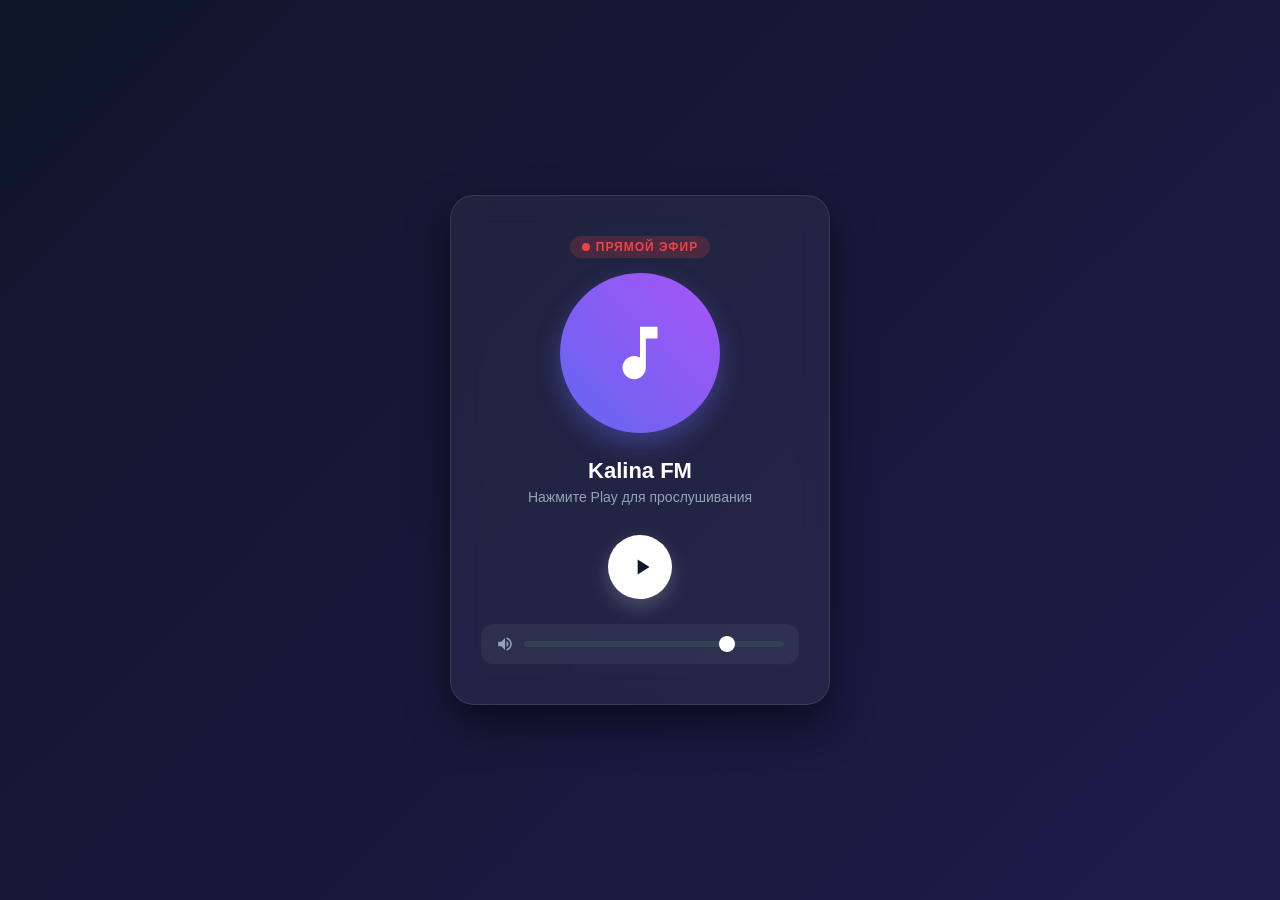
<file: kalinafm.html>
<!DOCTYPE html>
<html lang="ru">
<head>
    <meta charset="UTF-8">
    <meta name="viewport" content="width=device-width, initial-scale=1.0">
    <title>Онлайн Радио Плеер</title>
    <style>
        * {
            box-sizing: border-box;
            margin: 0;
            padding: 0;
            font-family: 'Segoe UI', Tahoma, Geneva, Verdana, sans-serif;
        }

        body {
            background: linear-gradient(135deg, #0f172a, #1e1b4b);
            min-height: 100vh;
            display: flex;
            justify-content: center;
            align-items: center;
            color: #fff;
            padding: 20px;
        }

        .radio-card {
            background: rgba(255, 255, 255, 0.05);
            backdrop-filter: blur(15px);
            border: 1px solid rgba(255, 255, 255, 0.1);
            border-radius: 24px;
            padding: 40px 30px;
            width: 100%;
            max-width: 380px;
            text-align: center;
            box-shadow: 0 20px 40px rgba(0, 0, 0, 0.5);
        }

        .cover-art {
            width: 160px;
            height: 160px;
            margin: 0 auto 25px;
            border-radius: 50%;
            background: linear-gradient(45deg, #6366f1, #a855f7);
            display: flex;
            justify-content: center;
            align-items: center;
            box-shadow: 0 10px 25px rgba(99, 102, 241, 0.4);
            position: relative;
        }

        .cover-art svg {
            width: 70px;
            height: 70px;
            fill: #fff;
        }

        /* Анимация пульсации при воспроизведении */
        .cover-art.playing {
            animation: pulse-ring 2s infinite;
        }

        @keyframes pulse-ring {
            0% { box-shadow: 0 0 0 0 rgba(168, 85, 247, 0.5); }
            70% { box-shadow: 0 0 0 20px rgba(168, 85, 247, 0); }
            100% { box-shadow: 0 0 0 0 rgba(168, 85, 247, 0); }
        }

        .badge {
            display: inline-flex;
            align-items: center;
            gap: 6px;
            background: rgba(239, 68, 68, 0.2);
            color: #ef4444;
            padding: 4px 12px;
            border-radius: 20px;
            font-size: 12px;
            font-weight: 700;
            text-transform: uppercase;
            letter-spacing: 1px;
            margin-bottom: 15px;
        }

        .dot {
            width: 8px;
            height: 8px;
            background: #ef4444;
            border-radius: 50%;
        }

        .badge.active .dot {
            animation: blink 1s infinite alternate;
        }

        @keyframes blink {
            from { opacity: 0.3; }
            to { opacity: 1; }
        }

        h1 {
            font-size: 22px;
            font-weight: 600;
            margin-bottom: 5px;
        }

        p.subtitle {
            font-size: 14px;
            color: #94a3b8;
            margin-bottom: 30px;
        }

        .controls {
            display: flex;
            justify-content: center;
            align-items: center;
            margin-bottom: 25px;
        }

        .play-btn {
            background: #fff;
            border: none;
            width: 64px;
            height: 64px;
            border-radius: 50%;
            cursor: pointer;
            display: flex;
            justify-content: center;
            align-items: center;
            transition: transform 0.2s, background-color 0.2s;
            box-shadow: 0 8px 20px rgba(255, 255, 255, 0.2);
        }

        .play-btn:hover {
            transform: scale(1.05);
            background: #f1f5f9;
        }

        .play-btn:active {
            transform: scale(0.95);
        }

        .play-btn svg {
            width: 26px;
            height: 26px;
            fill: #0f172a;
            margin-left: 3px; /* Оптическое выравнивание иконки play */
        }

        .play-btn.playing svg {
            margin-left: 0;
        }

        .volume-container {
            display: flex;
            align-items: center;
            gap: 10px;
            background: rgba(255, 255, 255, 0.05);
            padding: 10px 15px;
            border-radius: 12px;
        }

        .volume-container svg {
            width: 20px;
            height: 20px;
            fill: #94a3b8;
        }

        input[type=range] {
            -webkit-appearance: none;
            width: 100%;
            background: transparent;
        }

        input[type=range]:focus {
            outline: none;
        }

        input[type=range]::-webkit-slider-runnable-track {
            width: 100%;
            height: 6px;
            cursor: pointer;
            background: #334155;
            border-radius: 3px;
        }

        input[type=range]::-webkit-slider-thumb {
            height: 16px;
            width: 16px;
            border-radius: 50%;
            background: #fff;
            cursor: pointer;
            -webkit-appearance: none;
            margin-top: -5px;
        }
    </style>
</head>
<body>

    <div class="radio-card">
        <div class="badge" id="liveBadge">
            <span class="dot"></span>
            <span id="badgeText">Прямой эфир</span>
        </div>

        <div class="cover-art" id="coverArt">
            <!-- Иконка радиоволн -->
            <svg viewBox="0 0 24 24">
                <path d="M12 3v10.55c-.59-.34-1.27-.55-2-.55-2.21 0-4 1.79-4 4s1.79 4 4 4 4-1.79 4-4V7h4V3h-6z"/>
            </svg>
        </div>

        <h1>Kalina FM</h1>
        <p class="subtitle" id="statusText">Нажмите Play для прослушивания</p>

        <!-- Аудио поток -->
        <audio id="audioPlayer" src="https://stream.zeno.fm/8z9zpjrtf1ytv" preload="none"></audio>

        <div class="controls">
            <button class="play-btn" id="playBtn" title="Воспроизвести">
                <!-- Иконка Play (по умолчанию) -->
                <svg id="playIcon" viewBox="0 0 24 24">
                    <path d="M8 5v14l11-7z"/>
                </svg>
            </button>
        </div>

        <div class="volume-container">
            <svg viewBox="0 0 24 24">
                <path d="M3 9v6h4l5 5V4L7 9H3zm13.5 3c0-1.77-1.02-3.29-2.5-4.03v8.05c1.48-.73 2.5-2.25 2.5-4.02zM14 3.23v2.06c2.89.86 5 3.54 5 6.71s-2.11 5.85-5 6.71v2.06c4.01-.91 7-4.49 7-8.77s-2.99-7.86-7-8.77z"/>
            </svg>
            <input type="range" id="volumeSlider" min="0" max="1" step="0.01" value="0.8">
        </div>
    </div>

    <script>
        const audio = document.getElementById('audioPlayer');
        const playBtn = document.getElementById('playBtn');
        const playIcon = document.getElementById('playIcon');
        const volumeSlider = document.getElementById('volumeSlider');
        const coverArt = document.getElementById('coverArt');
        const liveBadge = document.getElementById('liveBadge');
        const statusText = document.getElementById('statusText');

        // SVG иконки для Play и Pause
        const playSVG = '<path d="M8 5v14l11-7z"/>';
        const pauseSVG = '<path d="M6 19h4V5H6v14zm8-14v14h4V5h-4z"/>';

        let isPlaying = false;

        playBtn.addEventListener('click', () => {
            if (isPlaying) {
                // Остановка радио
                audio.pause();
                // Сбрасываем src, чтобы при повторном включении радио играло с текущего момента (LIVE), а не с буфера
                audio.src = ''; 
                audio.src = 'https://stream.zeno.fm/8z9zpjrtf1ytv';
                
                playIcon.innerHTML = playSVG;
                playBtn.classList.remove('playing');
                coverArt.classList.remove('playing');
                liveBadge.classList.remove('active');
                statusText.innerText = 'Пауза';
                isPlaying = false;
            } else {
                // Запуск радио
                statusText.innerText = 'Подключение...';
                audio.play().then(() => {
                    playIcon.innerHTML = pauseSVG;
                    playBtn.classList.add('playing');
                    coverArt.classList.add('playing');
                    liveBadge.classList.add('active');
                    statusText.innerText = 'В эфире';
                    isPlaying = true;
                }).catch(error => {
                    console.error("Ошибка воспроизведения:", error);
                    statusText.innerText = 'Ошибка загрузки потока';
                });
            }
        });

        // Регулировка громкости
        volumeSlider.addEventListener('input', (e) => {
            audio.volume = e.target.value;
        });

        // Установка начальной громкости
        audio.volume = volumeSlider.value;
    </script>
</body>
</html>
</file>
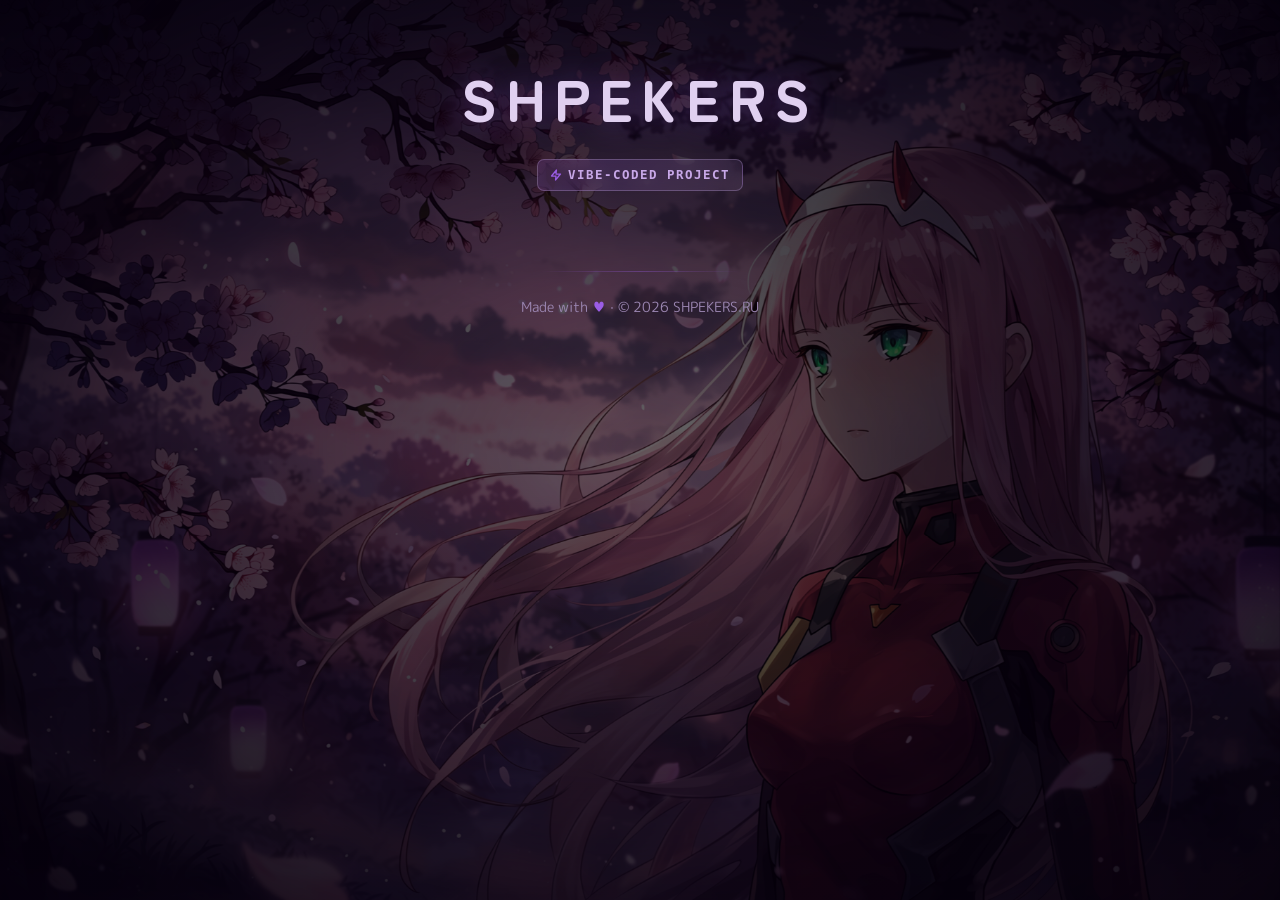
<file: template.html>
<!DOCTYPE html>
<html lang="ru">
<head>
  <meta charset="UTF-8">
  <meta name="viewport" content="width=device-width, initial-scale=1.0, viewport-fit=cover">
  <meta name="description" content="SHPEKERS — vibe-coded VPN проект.">
  <meta name="theme-color" content="#0a0012">
  <meta name="apple-mobile-web-app-capable" content="yes">
  <meta name="apple-mobile-web-app-status-bar-style" content="black-translucent">
  <meta name="format-detection" content="telephone=no">
  <title>SHPEKERS</title>

  <link rel="preconnect" href="https://fonts.googleapis.com">
  <link rel="preconnect" href="https://fonts.gstatic.com" crossorigin>
  <link href="https://fonts.googleapis.com/css2?family=M+PLUS+Rounded+1c:wght@400;500;700;800&family=Zen+Maru+Gothic:wght@500;700;900&display=swap" rel="stylesheet">

  <!-- SHPEKERS Framework -->
  <link rel="stylesheet" href="./assets/shpekers.css">
</head>
<body>

<!-- Preloader -->
<div class="preloader" id="preloader" role="status" aria-label="Загрузка">
  <div class="preloader-spinner"></div>
  <div class="preloader-text">SHPEKERS</div>
</div>

<!-- Фон + лепестки -->
<div class="bg-image" aria-hidden="true"></div>
<div class="bg-vignette" aria-hidden="true"></div>
<div class="petals" aria-hidden="true">
  <div class="petal" style="left:5%;animation-duration:14s"></div>
  <div class="petal" style="left:18%;animation-duration:17s;animation-delay:2s"></div>
  <div class="petal" style="left:30%;animation-duration:12s;animation-delay:4s"></div>
  <div class="petal" style="left:42%;animation-duration:16s;animation-delay:1s"></div>
  <div class="petal" style="left:55%;animation-duration:13s;animation-delay:3s"></div>
  <div class="petal" style="left:68%;animation-duration:15s;animation-delay:5s"></div>
  <div class="petal" style="left:80%;animation-duration:14s;animation-delay:2.5s"></div>
  <div class="petal" style="left:92%;animation-duration:18s;animation-delay:1.5s"></div>
</div>

<!-- Контент -->
<div class="page" id="page">
  <div class="container">

    <header class="site-header">
      <h1 class="logo">SHPEKERS</h1>
      <p class="tagline">
        <span class="vibe-badge">
          <svg viewBox="0 0 24 24" fill="none" stroke="currentColor" stroke-width="2.5" stroke-linecap="round" stroke-linejoin="round"><path d="M13 2L3 14h9l-1 8 10-12h-9l1-8z"/></svg>
          vibe-coded project
        </span>
      </p>
    </header>

    <main>
      <!-- ВАШ КОНТЕНТ ЗДЕСЬ -->
    </main>

    <footer class="site-footer">
      Made with <span class="heart" aria-hidden="true">♥</span> · © 2026 SHPEKERS.RU
    </footer>

  </div>
</div>

<script src="./assets/shpekers.js"></script>
</body>
</html>
</file>
<file: assets/shpekers.css>
/* ==========================================
   SHPEKERS Framework · Styles
   ========================================== */
:root{
  --bg:#0a0012;
  --card:rgba(18,6,30,0.75);
  --card-hover:rgba(24,10,40,0.82);
  --border:rgba(140,70,200,0.18);
  --border-hover:rgba(160,90,220,0.35);
  --text:#e8daf0;
  --muted:#9a85b0;
  --accent:#9b5de5;
  --accent-soft:#7b4cc0;
  --accent-light:#c8a8e8;
  --success:#7dfacd;
  --error:#ff6b9d;
  --radius:16px;
  --radius-btn:10px;

  --fs-logo:clamp(2rem, 5vw + 1rem, 3.6rem);
  --fs-h2:clamp(1.05rem, 2vw + .5rem, 1.25rem);
  --fs-body:clamp(.88rem, 1vw + .4rem, .95rem);
  --fs-btn:clamp(.82rem, .8vw + .35rem, .9rem);
  --fs-small:clamp(.78rem, .8vw + .3rem, .88rem);
  --pad-container:clamp(20px, 4vw, 60px) clamp(14px, 3vw, 24px) clamp(20px, 4vw, 40px);
  --pad-card:clamp(18px, 3vw, 28px);
  --gap-card:clamp(14px, 2vw, 20px);
}

/* === Reset === */
*{box-sizing:border-box;margin:0;padding:0;-webkit-tap-highlight-color:transparent}
html{scroll-behavior:smooth;-webkit-text-size-adjust:100%;text-size-adjust:100%}
body{
  font-family:'M PLUS Rounded 1c','Zen Maru Gothic',-apple-system,BlinkMacSystemFont,system-ui,sans-serif;
  color:var(--text);
  min-height:100vh;
  min-height:100dvh;
  line-height:1.6;
  overflow-x:hidden;
  background:#0a0012;
  -webkit-font-smoothing:antialiased;
  -moz-osx-font-smoothing:grayscale;
  padding:env(safe-area-inset-top) env(safe-area-inset-right) env(safe-area-inset-bottom) env(safe-area-inset-left);
}
img{max-width:100%;height:auto;display:block}
button{font-family:inherit;border:none;background:none;cursor:pointer}
a{-webkit-touch-callout:none}

/* === PRELOADER === */
.preloader{
  position:fixed;inset:0;z-index:9999;
  background:#0a0012;
  display:flex;flex-direction:column;
  align-items:center;justify-content:center;
  transition:opacity .5s ease, visibility .5s ease;
}
.preloader.hidden{opacity:0;visibility:hidden;pointer-events:none}
.preloader-spinner{
  width:clamp(40px,10vw,52px);
  height:clamp(40px,10vw,52px);
  border:3px solid rgba(155,93,229,0.2);
  border-top-color:var(--accent);
  border-radius:50%;
  animation:spin .8s linear infinite;
}
.preloader-text{
  margin-top:18px;
  font-family:'Zen Maru Gothic',sans-serif;
  font-size:.9rem;font-weight:700;
  color:var(--accent-light);
  letter-spacing:.15em;opacity:.7;
}
@keyframes spin{to{transform:rotate(360deg)}}

/* === ФОН === */
.bg-image{
  position:fixed;inset:0;z-index:-10;
  background-image:url('bg.png');
  background-size:cover;background-position:center;
  background-repeat:no-repeat;
  filter:brightness(0.4) saturate(0.85);
  will-change:transform;
}
.bg-vignette{
  position:fixed;inset:0;z-index:-8;
  background:radial-gradient(ellipse at center, transparent 0%, rgba(10,0,18,0.5) 55%, rgba(5,0,12,0.92) 100%);
  pointer-events:none;
}

/* === Sakura Petals === */
.petals{position:fixed;inset:0;pointer-events:none;z-index:-1;overflow:hidden}
.petal{
  position:absolute;top:-20px;
  width:10px;height:10px;
  background:radial-gradient(circle at 30% 30%, #d8b0e8, #9b5de5 70%);
  border-radius:150% 0 150% 0;
  opacity:0.45;
  animation:fall linear infinite;
  will-change:transform;
}
@keyframes fall{
  0%{transform:translateY(-20px) rotate(0deg);opacity:0}
  10%{opacity:0.5}
  100%{transform:translateY(105vh) rotate(720deg);opacity:0}
}

/* === Layout === */
.page{opacity:0;transition:opacity .6s ease .3s}
.page.visible{opacity:1}
.container{
  max-width:720px;
  margin:0 auto;
  padding:var(--pad-container);
}

/* === Header / Footer === */
.site-header{text-align:center;margin-bottom:clamp(28px,5vw,44px)}
.logo{
  font-family:'Zen Maru Gothic',sans-serif;
  font-size:var(--fs-logo);
  font-weight:900;letter-spacing:.15em;
  color:#e0d0f0;
  text-shadow:0 0 30px rgba(155,93,229,0.35);
  word-break:keep-all;
}
.tagline{
  margin-top:16px;
  display:flex;align-items:center;justify-content:center;
  padding:0 10px;
}
.site-footer{
  text-align:center;
  padding:clamp(24px,4vw,36px) 20px 20px;
  color:var(--muted);
  font-size:var(--fs-small);
  margin-top:20px;
}
.site-footer::before{
  content:"";display:block;
  width:60%;max-width:200px;height:1px;
  margin:0 auto 24px;
  background:linear-gradient(90deg,transparent,rgba(155,93,229,0.35),transparent);
}
.site-footer .heart{color:var(--accent);display:inline-block}

/* === Vibe Badge === */
.vibe-badge{
  display:inline-flex;align-items:center;gap:6px;
  padding:5px 12px;
  background:linear-gradient(135deg,rgba(155,93,229,0.18),rgba(200,168,232,0.1));
  border:1px solid rgba(200,168,232,0.3);
  border-radius:7px;
  font-size:.78rem;font-weight:700;
  color:var(--accent-light);
  letter-spacing:.12em;text-transform:uppercase;
  font-family:'SF Mono',Menlo,Monaco,Consolas,monospace;
  backdrop-filter:blur(8px);
  -webkit-backdrop-filter:blur(8px);
  transition:transform .3s ease, border-color .3s ease;
}
.vibe-badge:hover{transform:translateY(-1px);border-color:rgba(200,168,232,0.5)}
.vibe-badge svg{width:12px;height:12px;color:var(--accent)}

/* === Socials === */
.socials{
  display:flex;justify-content:center;gap:8px;
  margin-top:22px;flex-wrap:wrap;
}
.social{
  display:inline-flex;align-items:center;gap:7px;
  padding:8px 14px;min-height:38px;
  background:rgba(15,6,25,0.7);
  backdrop-filter:blur(12px);
  -webkit-backdrop-filter:blur(12px);
  border:1px solid var(--border);
  border-radius:var(--radius-btn);
  color:var(--text);text-decoration:none;
  font-size:var(--fs-btn);font-weight:500;
  transition:transform .25s ease, border-color .25s ease, background .25s ease;
}
.social:hover,.social:focus-visible{
  transform:translateY(-2px);
  border-color:var(--border-hover);
  background:rgba(24,10,38,0.8);
  outline:none;
}
.social svg{width:15px;height:15px;flex-shrink:0}

/* === Cards === */
.card{
  background:var(--card);
  backdrop-filter:blur(20px);
  -webkit-backdrop-filter:blur(20px);
  border:1px solid var(--border);
  border-radius:var(--radius);
  padding:var(--pad-card);
  margin-bottom:var(--gap-card);
  box-shadow:0 10px 28px -10px rgba(0,0,0,0.6);
  transition:background .3s ease, border-color .3s ease;
  animation:fadeUp .7s cubic-bezier(.34,1.4,.64,1) backwards;
}
.card:hover{background:var(--card-hover);border-color:var(--border-hover)}
.card:nth-child(1){animation-delay:.1s}
.card:nth-child(2){animation-delay:.22s}
.card:nth-child(3){animation-delay:.34s}
.card:nth-child(4){animation-delay:.46s}
@keyframes fadeUp{
  from{opacity:0;transform:translateY(24px)}
  to{opacity:1;transform:translateY(0)}
}
.card-header{display:flex;align-items:center;gap:14px;margin-bottom:12px}
.card-icon{
  width:42px;height:42px;
  display:grid;place-items:center;
  border-radius:12px;
  background:var(--accent-soft);
  color:#fff;flex-shrink:0;
  transition:transform .3s ease;
}
.card:hover .card-icon{transform:scale(1.06)}
.card-icon svg{width:22px;height:22px}
.card h2{
  font-size:var(--fs-h2);font-weight:800;
  color:#e8daf0;line-height:1.3;
}
.card p{
  color:var(--muted);
  font-size:var(--fs-body);
  margin-bottom:18px;
}
.card p:last-child{margin-bottom:0}

/* === Buttons === */
.btn{
  display:inline-flex;align-items:center;justify-content:center;gap:8px;
  padding:10px 18px;min-height:40px;
  border:none;border-radius:var(--radius-btn);
  font-family:inherit;
  font-size:var(--fs-btn);font-weight:600;
  color:#fff;cursor:pointer;text-decoration:none;
  transition:transform .25s ease, background .25s ease, border-color .25s ease;
  width:100%;
  touch-action:manipulation;
  letter-spacing:.01em;
}
.btn svg{width:16px;height:16px;flex-shrink:0}
.btn-primary{background:var(--accent-soft)}
.btn-primary:hover,.btn-primary:focus-visible{
  transform:translateY(-1px);
  background:var(--accent);outline:none;
}
.btn-secondary{
  background:rgba(155,93,229,0.1);
  border:1px solid rgba(155,93,229,0.3);
  color:var(--accent-light);
}
.btn-secondary:hover,.btn-secondary:focus-visible{
  background:rgba(155,93,229,0.18);
  border-color:rgba(155,93,229,0.45);
  transform:translateY(-1px);outline:none;
}
.btn:active{transform:translateY(0)}
.btn-inline{width:auto}
.btn-small{
  padding:8px 14px;min-height:34px;
  font-size:.82rem;width:auto;
}
.btn-small svg{width:14px;height:14px}

/* === Status pill === */
.status-pill{
  display:inline-flex;align-items:center;gap:6px;
  padding:3px 10px;font-size:.72rem;
  background:rgba(125,250,205,0.1);
  border:1px solid rgba(125,250,205,0.3);
  border-radius:8px;
  color:var(--success);white-space:nowrap;
}
.status-pill .dot{
  width:6px;height:6px;border-radius:50%;
  background:var(--success);
  animation:blink 2s ease-in-out infinite;
}
@keyframes blink{50%{opacity:.4}}

/* === Toast === */
.toast{
  position:fixed;
  bottom:calc(24px + env(safe-area-inset-bottom));
  left:50%;
  transform:translateX(-50%) translateY(120px);
  background:var(--accent-soft);
  color:#fff;padding:11px 20px;
  border-radius:var(--radius-btn);
  font-size:.88rem;font-weight:600;
  transition:transform .4s cubic-bezier(.34,1.4,.64,1);
  z-index:100;
  max-width:calc(100% - 32px);
  text-align:center;
}
.toast.show{transform:translateX(-50%) translateY(0)}

/* === Ad Block === */
.ad{
  position:fixed;
  right:20px;
  bottom:calc(20px + env(safe-area-inset-bottom));
  z-index:90;
  width:320px;
  max-width:calc(100vw - 40px);
  background:linear-gradient(135deg,rgba(30,14,55,0.95),rgba(20,8,38,0.95));
  border:1px solid rgba(200,168,232,0.25);
  border-radius:14px;
  padding:16px;
  box-shadow:
    0 20px 50px -15px rgba(0,0,0,0.6),
    0 0 40px -10px rgba(155,93,229,0.3);
  backdrop-filter:blur(20px);
  -webkit-backdrop-filter:blur(20px);
  overflow:hidden;
  opacity:0;
  transform:translateY(20px) scale(.95);
  visibility:hidden;
  transition:opacity .5s ease, transform .5s cubic-bezier(.34,1.4,.64,1), visibility .5s;
}
.ad.visible{opacity:1;transform:translateY(0) scale(1);visibility:visible}
.ad.closing{
  opacity:0 !important;
  transform:translateY(20px) scale(.95) !important;
  visibility:hidden !important;
  pointer-events:none;
}
.ad::before{
  content:"";
  position:absolute;
  top:-50%;right:-30%;
  width:70%;height:180%;
  background:radial-gradient(ellipse at center,rgba(155,93,229,0.2),transparent 60%);
  pointer-events:none;filter:blur(20px);
}
.ad-badge{
  display:inline-block;
  padding:2px 7px;
  background:rgba(255,255,255,0.08);
  border:1px solid rgba(200,168,232,0.25);
  border-radius:5px;
  font-size:.6rem;font-weight:700;
  color:var(--muted);
  letter-spacing:.15em;text-transform:uppercase;
  margin-bottom:12px;
  position:relative;z-index:1;
}
.ad-close{
  position:absolute;
  top:10px;right:10px;
  width:26px;height:26px;
  display:grid;place-items:center;
  background:rgba(255,255,255,0.05);
  border:1px solid rgba(255,255,255,0.08);
  border-radius:7px;
  color:var(--muted);cursor:pointer;
  transition:all .2s ease;z-index:3;
}
.ad-close:hover,.ad-close:focus-visible{
  background:rgba(255,255,255,0.14);
  border-color:rgba(255,255,255,0.2);
  color:#fff;transform:rotate(90deg);outline:none;
}
.ad-close svg{width:12px;height:12px}
.ad-header{
  display:flex;align-items:center;gap:10px;
  margin-bottom:10px;
  position:relative;z-index:1;
  padding-right:30px;
}
.ad-icon{
  width:34px;height:34px;
  display:grid;place-items:center;
  border-radius:9px;
  background:linear-gradient(135deg,var(--accent),var(--accent-soft));
  color:#fff;flex-shrink:0;
  box-shadow:0 4px 12px -2px rgba(155,93,229,0.5);
}
.ad-icon svg{width:18px;height:18px}
.ad h3{
  font-size:.98rem;font-weight:800;
  color:#f5ecfa;line-height:1.3;
}
.ad p{
  color:#c5b5d5;font-size:.82rem;
  line-height:1.5;margin-bottom:14px;
  position:relative;z-index:1;
}
.ad-cta{position:relative;z-index:1}
.ad-cta .btn{padding:9px 14px;min-height:36px;font-size:.83rem}
.ad-cta .btn svg{width:14px;height:14px}

/* === Error Page === */
.error-code{
  font-family:'Zen Maru Gothic',sans-serif;
  font-size:clamp(6rem, 22vw + 1rem, 12rem);
  font-weight:900;line-height:1;
  letter-spacing:.02em;
  background:linear-gradient(180deg,#e0c8f5 0%,#9b5de5 60%,rgba(155,93,229,0.25) 100%);
  -webkit-background-clip:text;background-clip:text;
  -webkit-text-fill-color:transparent;color:transparent;
  text-shadow:0 0 60px rgba(155,93,229,0.4);
  margin-bottom:18px;text-align:center;
  animation:float 4s ease-in-out infinite;
}
@keyframes float{0%,100%{transform:translateY(0)}50%{transform:translateY(-8px)}}
.error-title{
  font-family:'Zen Maru Gothic',sans-serif;
  font-size:clamp(1.2rem, 3vw + .4rem, 1.8rem);
  font-weight:800;color:#f0e0ff;
  letter-spacing:.03em;text-align:center;
}
.error-center{
  min-height:100vh;min-height:100dvh;
  display:flex;align-items:center;justify-content:center;
}

/* === АДАПТИВНОСТЬ === */
@media(max-width:600px){
  .socials{gap:6px}
  .social{padding:7px 12px;font-size:.82rem}
  .card-icon{width:38px;height:38px}
  .card-icon svg{width:20px;height:20px}
  .ad{
    right:12px;left:12px;
    bottom:calc(12px + env(safe-area-inset-bottom));
    width:auto;max-width:none;
  }
}
@media(max-width:360px){
  .socials{flex-direction:column;align-items:stretch}
  .social{justify-content:center}
}
@media(min-width:601px) and (max-width:900px){.container{max-width:640px}}
@media(max-height:500px) and (orientation:landscape){
  .container{padding-top:20px;padding-bottom:20px}
  .site-header{margin-bottom:20px}
}
@media(prefers-reduced-motion:reduce){
  *,*::before,*::after{
    animation-duration:.01ms !important;
    animation-iteration-count:1 !important;
    transition-duration:.01ms !important;
  }
  .petals{display:none}
  .preloader-spinner{animation:none;border-top-color:var(--accent)}
}
@media(prefers-reduced-data:reduce){
  .bg-image{display:none}
  body{background:linear-gradient(180deg,#0a0012,#1a0828)}
  .petals{display:none}
}
@media(prefers-color-scheme:light){body{color-scheme:dark}}
@media print{
  .preloader,.petals,.bg-image,.bg-vignette,.toast,.ad{display:none}
  body{background:#fff;color:#000}
  .card{border:1px solid #ccc;background:#fff;box-shadow:none}
}
</file>
